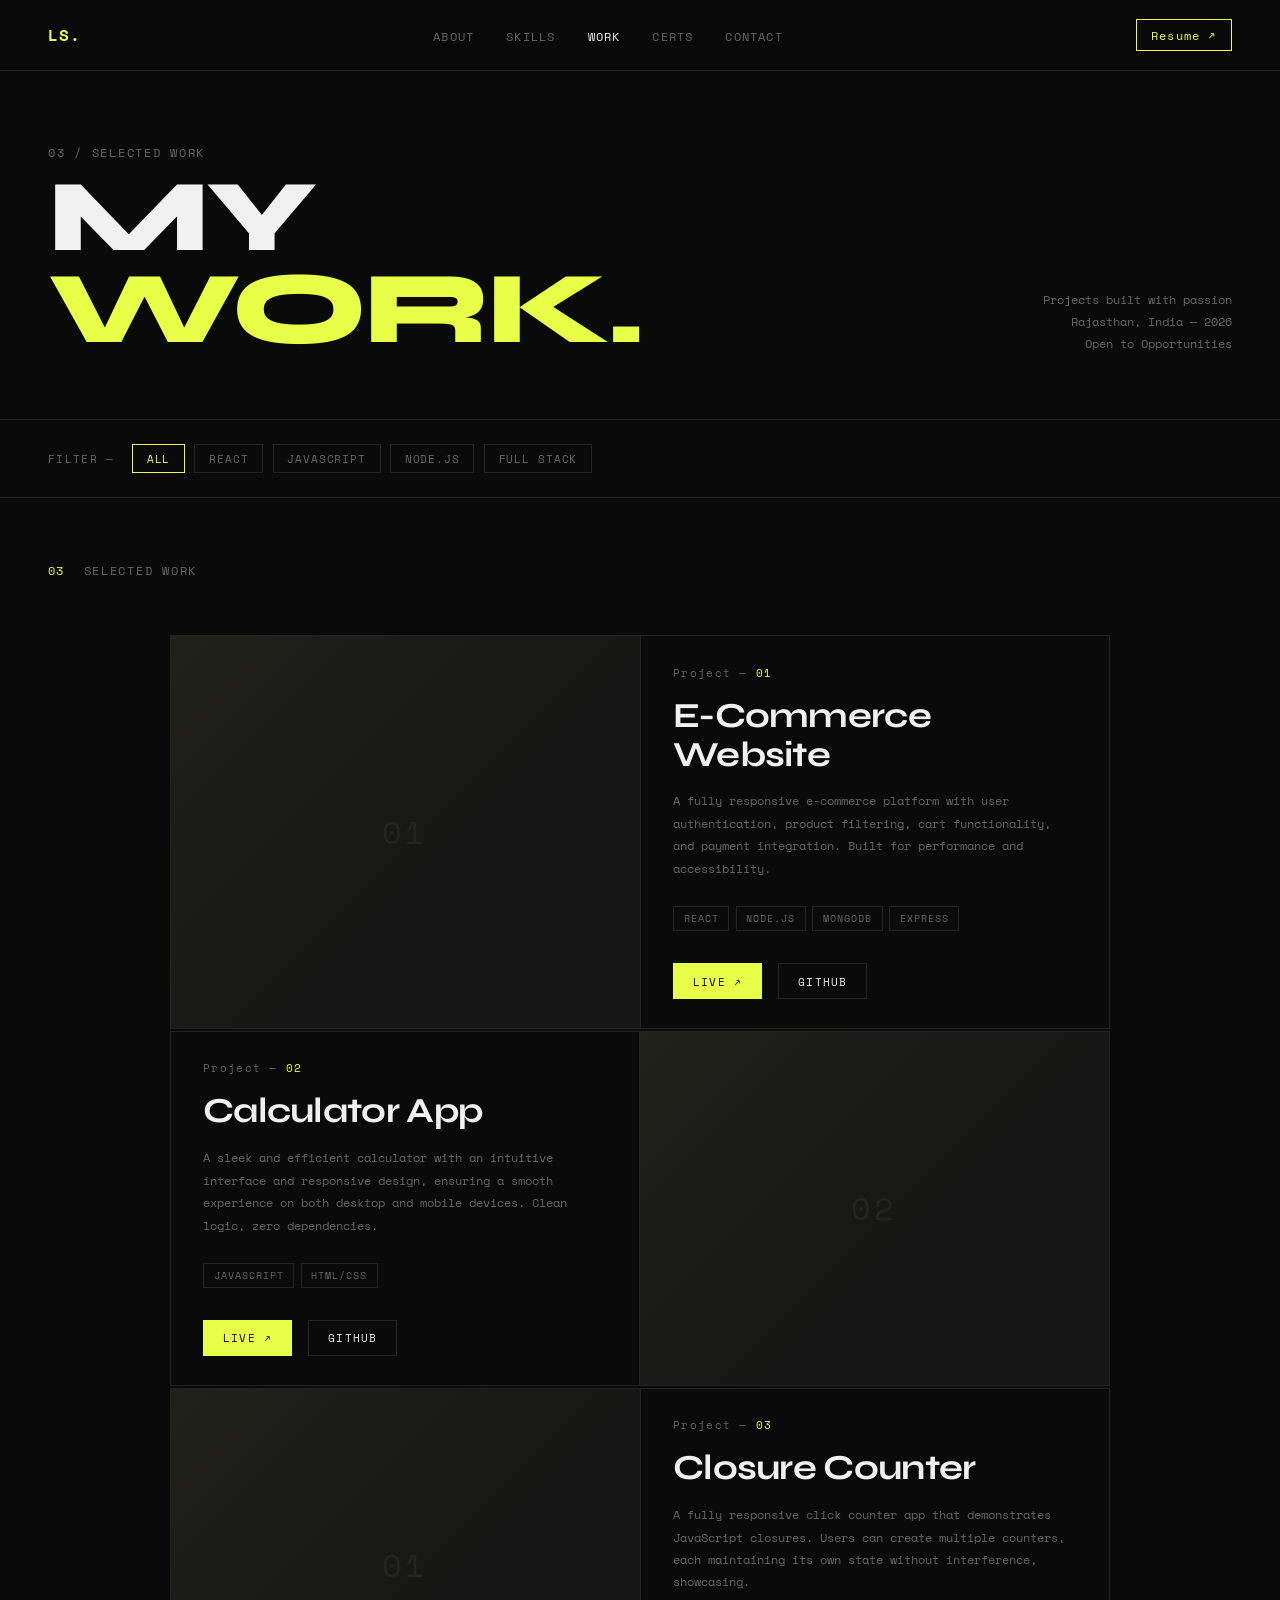
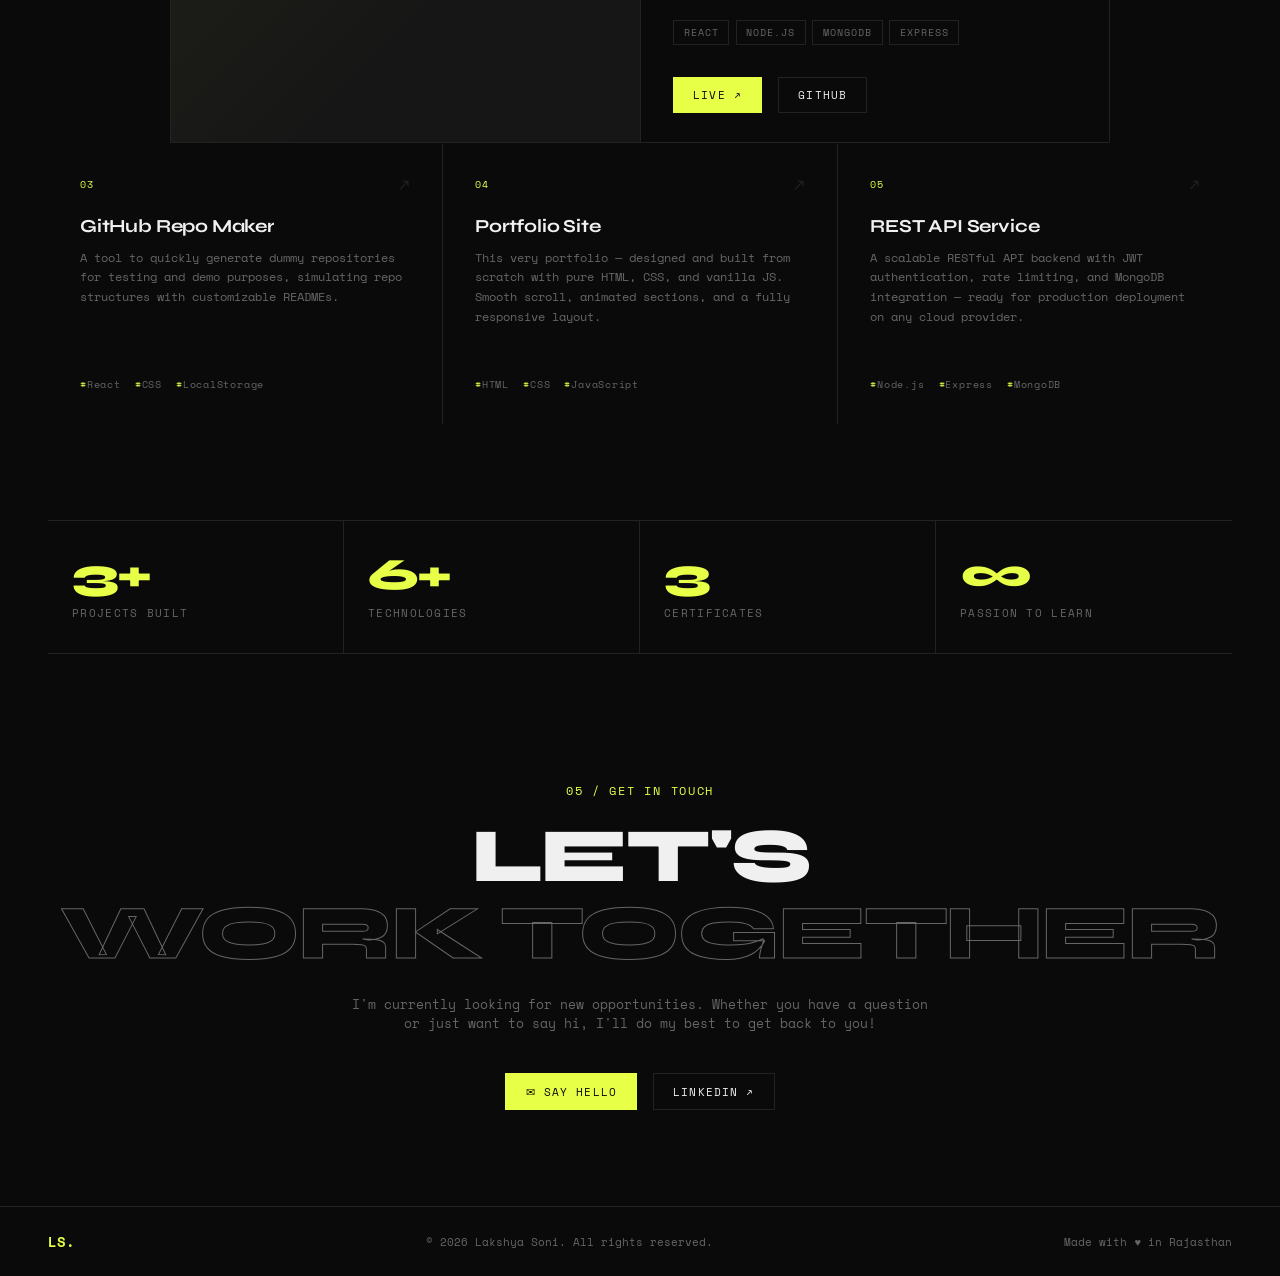
<file: work/work.html>
<!DOCTYPE html>
<html lang="en">
<head>
  <meta charset="UTF-8" />
  <meta name="viewport" content="width=device-width, initial-scale=1.0" />
  <title>Work — Lakshya Soni</title>
  <link rel="preconnect" href="https://fonts.googleapis.com" />
  <link rel="preconnect" href="https://fonts.gstatic.com" crossorigin />
  <link href="https://fonts.googleapis.com/css2?family=Space+Mono:ital,wght@0,400;0,700;1,400&family=Syne:wght@400;600;700;800&display=swap" rel="stylesheet" />
  <style>
    *, *::before, *::after { box-sizing: border-box; margin: 0; padding: 0; }

    :root {
      --bg: #0a0a0a;
      --bg2: #111111;
      --surface: #161616;
      --border: #222222;
      --accent: #e8ff47;
      --accent2: #ff6b35;
      --text: #f0f0f0;
      --muted: #666;
      --mono: 'Space Mono', monospace;
      --sans: 'Syne', sans-serif;
    }

    html { scroll-behavior: smooth; }

    body {
      background: var(--bg);
      color: var(--text);
      font-family: var(--sans);
      overflow-x: hidden;
    }

    /* ── NAV ── */
    nav {
      position: fixed; top: 0; left: 0; right: 0; z-index: 100;
      display: flex; align-items: center; justify-content: space-between;
      padding: 1.2rem 3rem;
      background: rgba(10,10,10,0.85);
      backdrop-filter: blur(12px);
      border-bottom: 1px solid var(--border);
    }
    .nav-logo {
      font-family: var(--mono);
      font-size: 1rem;
      font-weight: 700;
      color: var(--accent);
      text-decoration: none;
      letter-spacing: 0.05em;
    }
    .nav-links {
      display: flex; gap: 2rem; list-style: none;
    }
    .nav-links a {
      font-family: var(--mono);
      font-size: 0.75rem;
      color: var(--muted);
      text-decoration: none;
      letter-spacing: 0.1em;
      text-transform: uppercase;
      transition: color 0.2s;
    }
    .nav-links a:hover, .nav-links a.active { color: var(--text); }
    .nav-resume {
      font-family: var(--mono);
      font-size: 0.75rem;
      color: var(--accent);
      text-decoration: none;
      letter-spacing: 0.1em;
      border: 1px solid var(--accent);
      padding: 0.4rem 0.9rem;
      transition: background 0.2s, color 0.2s;
    }
    .nav-resume:hover { background: var(--accent); color: var(--bg); }

    /* ── HERO BAND ── */
    .page-hero {
      padding: 9rem 3rem 4rem;
      border-bottom: 1px solid var(--border);
      display: flex;
      align-items: flex-end;
      justify-content: space-between;
      gap: 2rem;
    }
    .page-hero-label {
      font-family: var(--mono);
      font-size: 0.72rem;
      color: var(--muted);
      letter-spacing: 0.15em;
      text-transform: uppercase;
      margin-bottom: 0.6rem;
    }
    .page-hero h1 {
      font-size: clamp(3.5rem, 8vw, 7rem);
      font-weight: 800;
      line-height: 0.9;
      letter-spacing: -0.03em;
      color: var(--text);
    }
    .page-hero h1 span { color: var(--accent); }
    .hero-meta {
      font-family: var(--mono);
      font-size: 0.72rem;
      color: var(--muted);
      text-align: right;
      line-height: 1.9;
    }

    /* ── FILTER BAR ── */
    .filter-bar {
      padding: 1.5rem 3rem;
      border-bottom: 1px solid var(--border);
      display: flex;
      gap: 0.6rem;
      flex-wrap: wrap;
      align-items: center;
    }
    .filter-label {
      font-family: var(--mono);
      font-size: 0.68rem;
      color: var(--muted);
      letter-spacing: 0.12em;
      text-transform: uppercase;
      margin-right: 0.5rem;
    }
    .filter-btn {
      font-family: var(--mono);
      font-size: 0.68rem;
      letter-spacing: 0.08em;
      text-transform: uppercase;
      color: var(--muted);
      background: transparent;
      border: 1px solid var(--border);
      padding: 0.35rem 0.85rem;
      cursor: pointer;
      transition: all 0.2s;
    }
    .filter-btn:hover { border-color: var(--text); color: var(--text); }
    .filter-btn.active { border-color: var(--accent); color: var(--accent); }

    /* ── PROJECTS SECTION ── */
    .projects-section {
      padding: 4rem 3rem 6rem;
    }

    .section-header {
      display: flex;
      align-items: baseline;
      gap: 1.2rem;
      margin-bottom: 3.5rem;
    }
    .section-num {
      font-family: var(--mono);
      font-size: 0.72rem;
      color: var(--accent);
      letter-spacing: 0.1em;
    }
    .section-title {
      font-size: 0.72rem;
      font-family: var(--mono);
      color: var(--muted);
      letter-spacing: 0.15em;
      text-transform: uppercase;
    }

    /* ── FEATURED PROJECT (large) ── */
    .project-featured {
      display: grid;
      grid-template-columns: 1fr 1fr;
      gap: 0;
      max-width: 940px;
      margin: 0 auto 1.5px;
      border: 1px solid var(--border);
      opacity: 0;
      transform: translateY(30px);
      transition: opacity 0.6s ease, transform 0.6s ease;
    }
    .project-featured.visible { opacity: 1; transform: translateY(0); }

    .project-img-wrap {
      overflow: hidden;
      position: relative;
      background: var(--surface);
    }
    .project-img-wrap img {
      width: 100%;
      height: 100%;
      height: auto;
      object-fit: cover;
      display: block;
      transition: transform 0.6s ease;
      filter: grayscale(20%);
    }
    .project-featured:hover .project-img-wrap img { transform: scale(1.04); }
    .project-img-wrap .img-overlay {
      position: absolute; inset: 0;
      background: linear-gradient(135deg, rgba(232,255,71,0.05) 0%, transparent 60%);
      pointer-events: none;
    }

    /* no-image placeholder */
    .project-img-placeholder {
      width: 100%; height: 100%; min-height: 240px;
      display: flex; align-items: center; justify-content: center;
      background: var(--surface);
      color: var(--border);
      font-family: var(--mono);
      font-size: 2rem;
      letter-spacing: 0.1em;
    }

    .project-info {
      padding: 1.8rem 2rem;
      display: flex;
      flex-direction: column;
      justify-content: space-between;
      border-left: 1px solid var(--border);
    }

    .project-top { }
    .project-index {
      font-family: var(--mono);
      font-size: 0.68rem;
      color: var(--muted);
      letter-spacing: 0.12em;
      margin-bottom: 1rem;
    }
    .project-index span { color: var(--accent); }

    .project-name {
      font-size: clamp(1.5rem, 3vw, 2.2rem);
      font-weight: 700;
      letter-spacing: -0.02em;
      line-height: 1.1;
      margin-bottom: 1rem;
    }

    .project-desc {
      font-family: var(--mono);
      font-size: 0.78rem;
      color: var(--muted);
      line-height: 1.8;
      margin-bottom: 1.6rem;
    }

    .project-tags {
      display: flex; flex-wrap: wrap; gap: 0.4rem;
      margin-bottom: 2rem;
    }
    .tag {
      font-family: var(--mono);
      font-size: 0.63rem;
      letter-spacing: 0.1em;
      text-transform: uppercase;
      color: var(--muted);
      border: 1px solid var(--border);
      padding: 0.25rem 0.6rem;
    }

    .project-links {
      display: flex; gap: 1rem; align-items: center;
    }
    .link-btn {
      font-family: var(--mono);
      font-size: 0.7rem;
      letter-spacing: 0.1em;
      text-transform: uppercase;
      text-decoration: none;
      padding: 0.55rem 1.2rem;
      border: 1px solid var(--border);
      color: var(--text);
      transition: all 0.2s;
    }
    .link-btn:hover { border-color: var(--accent); color: var(--accent); }
    .link-btn.primary {
      background: var(--accent);
      color: var(--bg);
      border-color: var(--accent);
    }
    .link-btn.primary:hover { background: transparent; color: var(--accent); }

    /* ── GRID PROJECTS (small cards) ── */
    .projects-grid {
      display: grid;
      grid-template-columns: repeat(3, 1fr);
      gap: 1.5px;
      background: var(--border);
      margin-top: 1.5px;
    }

    .project-card {
      background: var(--bg);
      padding: 2rem 2rem 1.8rem;
      display: flex;
      flex-direction: column;
      justify-content: space-between;
      min-height: 280px;
      cursor: default;
      transition: background 0.2s;
      opacity: 0;
      transform: translateY(20px);
      transition: opacity 0.5s ease, transform 0.5s ease, background 0.2s;
    }
    .project-card.visible { opacity: 1; transform: translateY(0); }
    .project-card:hover { background: var(--surface); }

    .card-top {
      display: flex; justify-content: space-between; align-items: flex-start;
      margin-bottom: 1.2rem;
    }
    .card-num {
      font-family: var(--mono);
      font-size: 0.65rem;
      color: var(--accent);
      letter-spacing: 0.1em;
    }
    .card-arrow {
      font-size: 1rem;
      color: var(--border);
      transition: color 0.2s, transform 0.2s;
    }
    .project-card:hover .card-arrow { color: var(--accent); transform: translate(3px, -3px); }

    .card-title {
      font-size: 1.15rem;
      font-weight: 700;
      letter-spacing: -0.01em;
      margin-bottom: 0.7rem;
      line-height: 1.2;
    }
    .card-desc {
      font-family: var(--mono);
      font-size: 0.72rem;
      color: var(--muted);
      line-height: 1.7;
      margin-bottom: 1.4rem;
      flex-grow: 1;
    }
    .card-tags {
      display: flex; flex-wrap: wrap; gap: 0.35rem;
    }
    .card-tag {
      font-family: var(--mono);
      font-size: 0.6rem;
      color: var(--muted);
      letter-spacing: 0.08em;
    }
    .card-tag::before { content: '#'; color: var(--accent); }

    /* ── DIVIDER LINE ── */
    .divider {
      height: 1px;
      background: var(--border);
      margin: 4rem 0;
    }

    /* ── STATS BAND ── */
    .stats-band {
      border-top: 1px solid var(--border);
      border-bottom: 1px solid var(--border);
      display: grid;
      grid-template-columns: repeat(4, 1fr);
      margin: 0 3rem 4rem;
    }
    .stat-item {
      padding: 2rem 1.5rem;
      border-right: 1px solid var(--border);
    }
    .stat-item:last-child { border-right: none; }
    .stat-num {
      font-size: 2.8rem;
      font-weight: 800;
      letter-spacing: -0.04em;
      color: var(--accent);
      line-height: 1;
      margin-bottom: 0.4rem;
    }
    .stat-label {
      font-family: var(--mono);
      font-size: 0.68rem;
      color: var(--muted);
      letter-spacing: 0.12em;
      text-transform: uppercase;
    }

    /* ── CTA ── */
    .cta-section {
      padding: 4rem 3rem 6rem;
      text-align: center;
    }
    .cta-label {
      font-family: var(--mono);
      font-size: 0.72rem;
      color: var(--accent);
      letter-spacing: 0.15em;
      text-transform: uppercase;
      margin-bottom: 1.2rem;
    }
    .cta-heading {
      font-size: clamp(2.5rem, 6vw, 5rem);
      font-weight: 800;
      letter-spacing: -0.03em;
      line-height: 1;
      margin-bottom: 1.5rem;
    }
    .cta-heading span {
      display: block;
      -webkit-text-stroke: 1px var(--muted);
      color: transparent;
    }
    .cta-sub {
      font-family: var(--mono);
      font-size: 0.8rem;
      color: var(--muted);
      margin-bottom: 2.5rem;
    }
    .cta-links { display: flex; gap: 1rem; justify-content: center; }

    /* ── FOOTER ── */
    footer {
      border-top: 1px solid var(--border);
      padding: 1.5rem 3rem;
      display: flex;
      justify-content: space-between;
      align-items: center;
    }
    footer p {
      font-family: var(--mono);
      font-size: 0.68rem;
      color: var(--muted);
    }
    .footer-logo {
      font-family: var(--mono);
      font-weight: 700;
      color: var(--accent);
      font-size: 0.9rem;
    }

    /* ── SCROLL INDICATOR ── */
    .progress-bar {
      position: fixed;
      top: 0; left: 0;
      height: 2px;
      background: var(--accent);
      z-index: 200;
      transition: width 0.1s linear;
    }

    /* ── RESPONSIVE ── */
    @media (max-width: 900px) {
      nav { padding: 1rem 1.5rem; }
      .nav-links { display: none; }
      .page-hero { padding: 7rem 1.5rem 3rem; flex-direction: column; align-items: flex-start; }
      .hero-meta { text-align: left; }
      .filter-bar { padding: 1rem 1.5rem; }
      .projects-section { padding: 3rem 1.5rem 5rem; }
      .project-featured { grid-template-columns: 1fr; }
      .project-img-wrap { min-height: 220px; }
      .project-info { border-left: none; border-top: 1px solid var(--border); padding: 1.8rem; }
      .projects-grid { grid-template-columns: 1fr; }
      .stats-band { grid-template-columns: repeat(2,1fr); margin: 0 1.5rem 3rem; }
      .stat-item:nth-child(2) { border-right: none; }
      .stat-item:nth-child(3) { border-right: 1px solid var(--border); }
      .cta-section { padding: 3rem 1.5rem 4rem; }
      footer { padding: 1.2rem 1.5rem; flex-direction: column; gap: 0.5rem; text-align: center; }
    }

    
  </style>
</head>
<body>

  <!-- Progress bar -->
  <div class="progress-bar" id="progressBar"></div>

  <!-- NAV -->
  <nav>
    <a href="https://soniji3.github.io/Portfolio/#hero" class="nav-logo">LS.</a>
    <ul class="nav-links">
      <li><a href="https://soniji3.github.io/Portfolio/#about">About</a></li>
      <li><a href="https://soniji3.github.io/Portfolio/#skills">Skills</a></li>
      <li><a href="#" class="active">Work</a></li>
      <li><a href="https://soniji3.github.io/Portfolio/#certificates">Certs</a></li>
      <li><a href="https://soniji3.github.io/Portfolio/#contact">Contact</a></li>
    </ul>
    <a href="https://drive.google.com/file/d/1XEuYLsGWyVv3PA48CB0ezyyCUPxIwAol/view?usp=drive_link" class="nav-resume" target="_blank">Resume ↗</a>
  </nav>

  <!-- HERO BAND -->
  <section class="page-hero">
    <div>
      <p class="page-hero-label">03 / Selected Work</p>
      <h1>MY<br><span>WORK.</span></h1>
    </div>
    <div class="hero-meta">
      Projects built with passion<br>
      Rajasthan, India — 2026<br>
      Open to Opportunities
    </div>
  </section>

  <!-- FILTER -->
  <div class="filter-bar">
    <span class="filter-label">Filter —</span>
    <button class="filter-btn active" data-filter="all">All</button>
    <button class="filter-btn" data-filter="react">React</button>
    <button class="filter-btn" data-filter="javascript">JavaScript</button>
    <button class="filter-btn" data-filter="node">Node.js</button>
    <button class="filter-btn" data-filter="fullstack">Full Stack</button>
  </div>

  <!-- PROJECTS -->
  <section class="projects-section">
    <div class="section-header">
      <span class="section-num">03</span>
      <span class="section-title">Selected Work</span>
    </div>

    <!-- Featured #1 -->
    <div class="project-featured" data-tags="react node fullstack" id="proj1">
      <div class="project-img-wrap">
        <img style="width:100%;height:100%;object-fit:cover;" src="https://github.com/Soniji3/Catering-Site/blob/main/image/Dish.png?raw=true"
             alt="E-Commerce Website"
             onerror="this.parentElement.innerHTML='<div class=\'img-overlay\'></div><div class=\'project-img-placeholder\'>01</div>'" />
        <div class="img-overlay"></div>
      </div>
      <div class="project-info">
        <div class="project-top">
          <p class="project-index">Project — <span>01</span></p>
          <h2 class="project-name">E-Commerce Website</h2>
          <p class="project-desc">
            A fully responsive e-commerce platform with user authentication,
            product filtering, cart functionality, and payment integration.
            Built for performance and accessibility.
          </p>
          <div class="project-tags">
            <span class="tag">React</span>
            <span class="tag">Node.js</span>
            <span class="tag">MongoDB</span>
            <span class="tag">Express</span>
          </div>
        </div>
        <div class="project-links">
          <a href="https://github.com/Soniji3/Catering-Site.git" class="link-btn primary" target="_blank">Live ↗</a>
          <a href="https://github.com/Soniji3/Catering-Site.git" class="link-btn" target="_blank">GitHub</a>
        </div>
      </div>
    </div>

    <!-- Featured #2 (reversed) -->
    <div class="project-featured" data-tags="javascript" id="proj2" style="margin-top:1.5px;">
      <div class="project-info" style="border-left:none; border-right:1px solid var(--border);">
        <div class="project-top">
          <p class="project-index">Project — <span>02</span></p>
          <h2 class="project-name">Calculator App</h2>
          <p class="project-desc">
            A sleek and efficient calculator with an intuitive interface and
            responsive design, ensuring a smooth experience on both desktop
            and mobile devices. Clean logic, zero dependencies.
          </p>
          <div class="project-tags">
            <span class="tag">JavaScript</span>
            <span class="tag">HTML/CSS</span>
          </div>
        </div>
        <div class="project-links">
          <a href="https://soniji3.github.io/calculator/" class="link-btn primary" target="_blank">Live ↗</a>
          <a href="https://github.com/Soniji3/calculator.git" class="link-btn" target="_blank">GitHub</a>
        </div>
      </div>
      <div class="project-img-wrap">
        <img style="width:100%;height:100%;object-fit:cover;" src="https://github.com/Soniji3/calculator/blob/main/Images/image.png?raw=true"
             alt="Calculator"
             onerror="this.parentElement.innerHTML='<div class=\'img-overlay\'></div><div class=\'project-img-placeholder\'>02</div>'" />
        <div class="img-overlay"></div>
      </div>
    </div>

     <!-- Feature #3 -->
    <div class="project-featured" data-tags="react node fullstack" id="proj1">
      <div class="project-img-wrap">
        <img style="width:100%;height:100%;object-fit:cover;" src="https://github.com/Soniji3/Only-images/blob/main/image1.png?raw=true"
             alt="E-Commerce Website"
             onerror="this.parentElement.innerHTML='<div class=\'img-overlay\'></div><div class=\'project-img-placeholder\'>01</div>'" />
        <div class="img-overlay"></div>
      </div>
      <div class="project-info">
        <div class="project-top">
          <p class="project-index">Project — <span>03</span></p>
          <h2 class="project-name">Closure Counter</h2>
          <p class="project-desc">
            A fully responsive click counter app that demonstrates JavaScript closures. Users can
            create multiple counters, each maintaining its own state without interference, showcasing. 
          </p>
          <div class="project-tags">
            <span class="tag">React</span>
            <span class="tag">Node.js</span>
            <span class="tag">MongoDB</span>
            <span class="tag">Express</span>
          </div>
        </div>
        <div class="project-links">
          <a href="https://soniji3.github.io/Clicking-counter/" class="link-btn primary" target="_blank">Live ↗</a>
          <a href="https://github.com/Soniji3/Clicking-counter" class="link-btn" target="_blank">GitHub</a>
        </div>
      </div>
    </div>

    <!-- Grid cards -->
    <div class="projects-grid" style="margin-top:1.5px;">

      <div class="project-card" data-tags="react javascript">
        <div>
          <div class="card-top">
            <span class="card-num">03</span>
            <a href="https://github.com/Soniji3/Git_Commit.git" target="_blank" class="card-arrow" style="text-decoration:none;">↗</a>
          </div>
          <h3 class="card-title">GitHub Repo Maker</h3>
          <p class="card-desc">
            A tool to quickly generate dummy repositories for testing and demo
            purposes, simulating repo structures with customizable READMEs.
          </p>
        </div>
        <div class="card-tags">
          <span class="card-tag">React</span>&nbsp;
          <span class="card-tag">CSS</span>&nbsp;
          <span class="card-tag">LocalStorage</span>
        </div>
      </div>

      <div class="project-card" data-tags="javascript">
        <div>
          <div class="card-top">
            <span class="card-num">04</span>
            <span class="card-arrow">↗</span>
          </div>
          <h3 class="card-title">Portfolio Site</h3>
          <p class="card-desc">
            This very portfolio — designed and built from scratch with pure
            HTML, CSS, and vanilla JS. Smooth scroll, animated sections,
            and a fully responsive layout.
          </p>
        </div>
        <div class="card-tags">
          <span class="card-tag">HTML</span>&nbsp;
          <span class="card-tag">CSS</span>&nbsp;
          <span class="card-tag">JavaScript</span>
        </div>
      </div>

      <div class="project-card" data-tags="react node fullstack">
        <div>
          <div class="card-top">
            <span class="card-num">05</span>
            <span class="card-arrow">↗</span>
          </div>
          <h3 class="card-title">REST API Service</h3>
          <p class="card-desc">
            A scalable RESTful API backend with JWT authentication, rate
            limiting, and MongoDB integration — ready for production deployment
            on any cloud provider.
          </p>
        </div>
        <div class="card-tags">
          <span class="card-tag">Node.js</span>&nbsp;
          <span class="card-tag">Express</span>&nbsp;
          <span class="card-tag">MongoDB</span>
        </div>
      </div>

    </div><!-- /grid -->
  </section>

  <!-- STATS -->
  <div class="stats-band">
    <div class="stat-item">
      <div class="stat-num">3+</div>
      <div class="stat-label">Projects Built</div>
    </div>
    <div class="stat-item">
      <div class="stat-num">6+</div>
      <div class="stat-label">Technologies</div>
    </div>
    <div class="stat-item">
      <div class="stat-num">3</div>
      <div class="stat-label">Certificates</div>
    </div>
    <div class="stat-item">
      <div class="stat-num">∞</div>
      <div class="stat-label">Passion to Learn</div>
    </div>
  </div>

  <!-- CTA -->
  <section class="cta-section">
    <p class="cta-label">05 / Get In Touch</p>
    <h2 class="cta-heading">
      LET'S
      <span>WORK TOGETHER</span>
    </h2>
    <p class="cta-sub">
      I'm currently looking for new opportunities. Whether you have a question<br>
      or just want to say hi, I'll do my best to get back to you!
    </p>
    <div class="cta-links">
      <a href="mailto:sonilakshya0177@gmail.com" class="link-btn primary">✉ Say Hello</a>
      <a href="https://linkedin.com/in/lakshya-soni-619ba5245" class="link-btn" target="_blank">LinkedIn ↗</a>
    </div>
  </section>

  <!-- FOOTER -->
  <footer>
    <span class="footer-logo">LS.</span>
    <p>© 2026 Lakshya Soni. All rights reserved.</p>
    <p>Made with ♥ in Rajasthan</p>
  </footer>

  <script>  // Progress bar
    window.addEventListener('scroll', () => {
      const scrolled = (window.scrollY / (document.documentElement.scrollHeight - window.innerHeight)) * 100;
      document.getElementById('progressBar').style.width = scrolled + '%';
    });

    // Intersection observer for fade-in
    const observer = new IntersectionObserver((entries) => {
      entries.forEach((entry, i) => {
        if (entry.isIntersecting) {
          setTimeout(() => entry.target.classList.add('visible'), entry.target.dataset.delay || 0);
          observer.unobserve(entry.target);
        }
      });
    }, { threshold: 0.12 });

    document.querySelectorAll('.project-featured').forEach((el, i) => {
      el.dataset.delay = i * 150;
      observer.observe(el);
    });

    document.querySelectorAll('.project-card').forEach((el, i) => {
      el.dataset.delay = i * 100;
      observer.observe(el);
    });

    // Filter
    const filterBtns = document.querySelectorAll('.filter-btn');
    const featured = document.querySelectorAll('.project-featured');
    const cards = document.querySelectorAll('.project-card');
    const allItems = [...featured, ...cards];

    filterBtns.forEach(btn => {
      btn.addEventListener('click', () => {
        filterBtns.forEach(b => b.classList.remove('active'));
        btn.classList.add('active');
        const filter = btn.dataset.filter;

        allItems.forEach(item => {
          const tags = item.dataset.tags || '';
          const show = filter === 'all' || tags.includes(filter);
          item.style.opacity = show ? '1' : '0.2';
          item.style.pointerEvents = show ? 'auto' : 'none';
        });
      });
    });
    
    </script>
</body>
</html>
</file>
